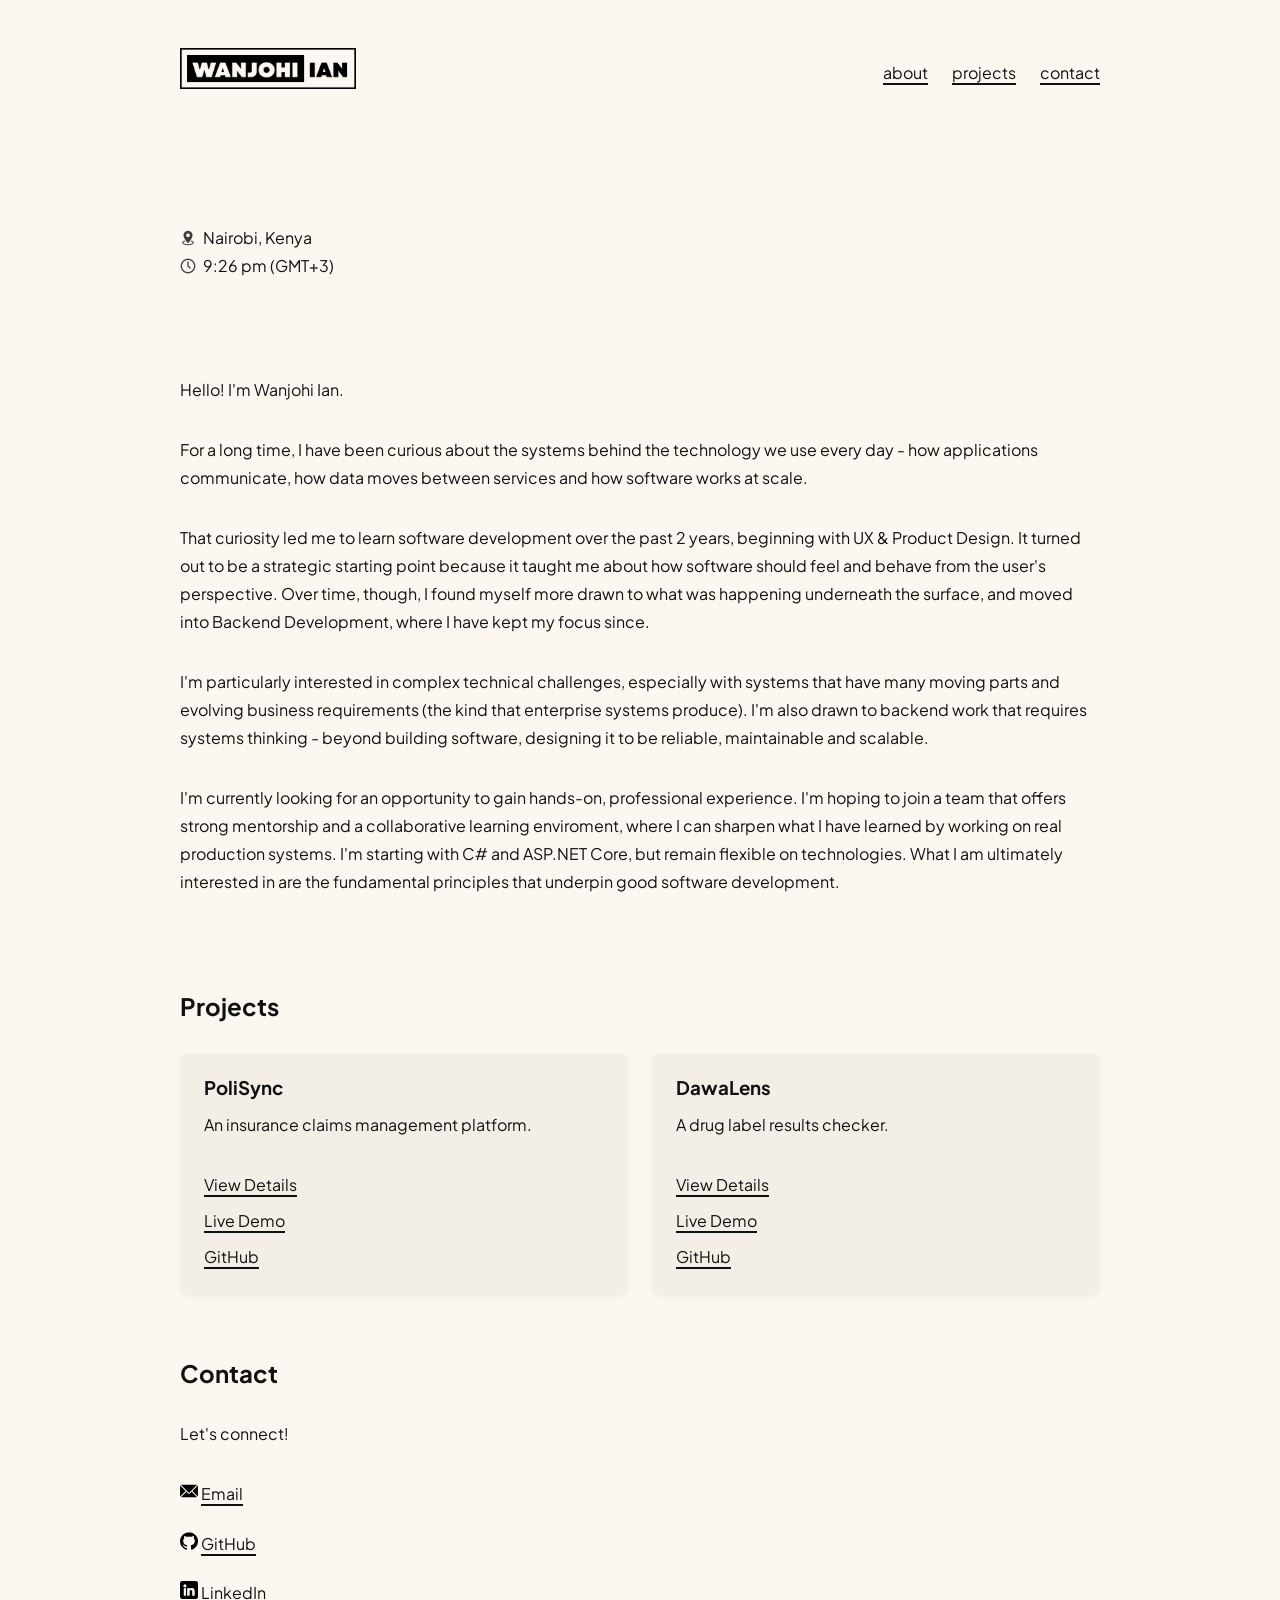
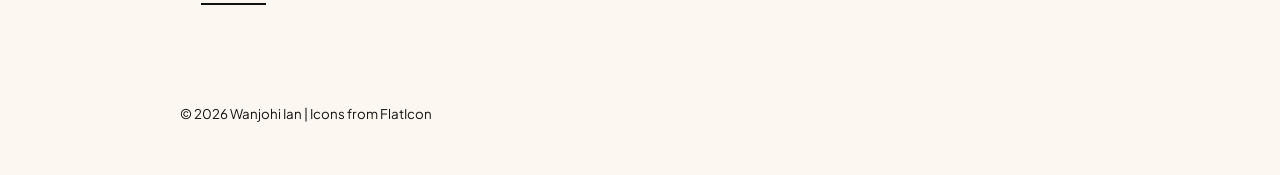
<file: index.html>
<!DOCTYPE html>
<html lang="en">

<head>
    <meta charset="UTF-8">
    <meta name="viewport" content="width=device-width, initial-scale=1.0">
    <title>Wanjohi Ian | Backend Software Developer</title>
    <meta name="description" content="Backend C#/ASP.NET Core Software Developer based in Nairobi, Kenya">

    <link rel="preconnect" href="https://fonts.googleapis.com">
    <link rel="preconnect" href="https://fonts.gstatic.com" crossorigin>
    <link href="https://fonts.googleapis.com/css2?family=Plus+Jakarta+Sans:ital,wght@0,200..800;1,200..800&display=swap" rel="stylesheet">

    <link rel="icon" type="image/png" href="./assets/icons/favicon.png">
    <link rel="stylesheet" href="./css/styles.css">
</head>

<body>
    
    <header class="site-header">
        <nav class="container">
            <ul>
                <li>
                    <a href="./index.html">
                        <img src="./assets/wanjohi_ian_namelogo_transparent.png" alt="wanjohi-ian-logo" class="logo">
                    </a>
                </li>
            </ul>
     

            <ul>
                <li><a href="#about">about</a></li>
                <li><a href="#projects">projects</a></li>
                <li><a href="#contact">contact</a></li>
            </ul>
        </nav>
    </header>

    <main>

        <!-- LANDING SECTION -->
        <section id="landing" class="landing container status-bar">
            <div class="status-item">
                <img src="./assets/icons/location.png" alt="location-icon" class="icon">
                <span>Nairobi, Kenya</span>
            </div>

            <div class="status-item">
                <img src="./assets/icons/clock.png" alt="clock-icon" class="icon">
                <span id="clock"></span>
            </div>
        </section>

         <!-- ABOUT SECTION -->
        <section id="about" class="container">
            <p>
                Hello! I'm Wanjohi Ian.
            </p>

            <p>
               For a long time, I have been curious about the systems behind the technology we use every day 
               - how applications communicate, how data moves between services and how software works at scale.  
            </p>

            <p>
                That curiosity led me to learn software development over the past 2 years, beginning with 
                UX & Product Design. It turned out to be a strategic starting point because it taught me about how software 
                should feel and behave from the user's perspective. Over time, though, I found myself more drawn to what was happening underneath the surface, 
                and moved into Backend Development, where I have kept my focus since.
            </p>

            <p>
                I'm particularly interested in complex technical challenges, especially with systems that have many moving parts and 
                evolving business requirements (the kind that enterprise systems produce). I'm also drawn to 
                backend work that requires systems thinking - beyond building software, designing it to be reliable, maintainable and scalable.
            </p>

            <p>
                I'm currently looking for an opportunity to gain hands-on, professional experience. 
                I'm hoping to join a team that offers strong mentorship and a collaborative learning enviroment, where I can sharpen 
                what I have learned by working on real production systems. I'm starting with C# and ASP.NET Core, but remain flexible 
                on technologies. What I am ultimately interested in are the fundamental principles that underpin good software development.
            </p>
            
        </section>

          <!-- PROJECTS SECTION -->
        <section id="projects" class="container">
            <h2>Projects</h2>

            <div class="project-grid">
                <article class="project-card">
                    <h3>PoliSync</h3>
                    <p>An insurance claims management platform.</p>
                    <div class="project-links">
                        <a href="./projects/polisync.html">View Details</a>
                        <a href="https://polisync.up.railway.app" target="blank" rel="noopener">Live Demo</a>
                        <a href="https://github.com/wanjohidev/polisync" target="blank" rel="noopener">GitHub</a>
                    </div>
                </article>

                <article class="project-card">
                    <h3>DawaLens</h3>
                    <p>A drug label results checker.</p>
                    <div class="project-links">
                        <a href="./projects/dawalens.html">View Details</a>
                        <a href="https://dawalens.up.railway.app" target="blank" rel="noopener">Live Demo</a>
                        <a href="https://github.com/wanjohidev/dawalens" target="blank" rel="noopener">GitHub</a>
                    </div>
                </article>
            </div>
        </section>

        <!-- CONTACT SECTION -->
        <section id="contact" class="container">
            <h2>Contact</h2>
            <p>Let's connect!</p>
            <ul class="contact-links">
                <li>
                    <img src="./assets/icons/email.png" alt="email-icon" class="icon">
                    <a href="mailto:iwanjohiw@gmail.com">Email</a>
                </li>
                <li>
                    <img src="./assets/icons/github.png" alt="github-icon" class="icon">
                    <a href="https://github.com/wanjohidev">GitHub</a>
                </li>
                <li>
                    <img src="./assets/icons/linkedin.png" alt="linkedin-icon" class="icon">
                    <a href="https://www.linkedin.com/in/iwanjohi/">LinkedIn</a>
                </li>
            </ul>    
        </section>
    </main>

    <footer class="container">
        <small>&copy; <span id="year"></span> Wanjohi Ian | Icons from FlatIcon</small>
    </footer>

    <script src="./js/script.js"></script>
</body>
</html>
</file>
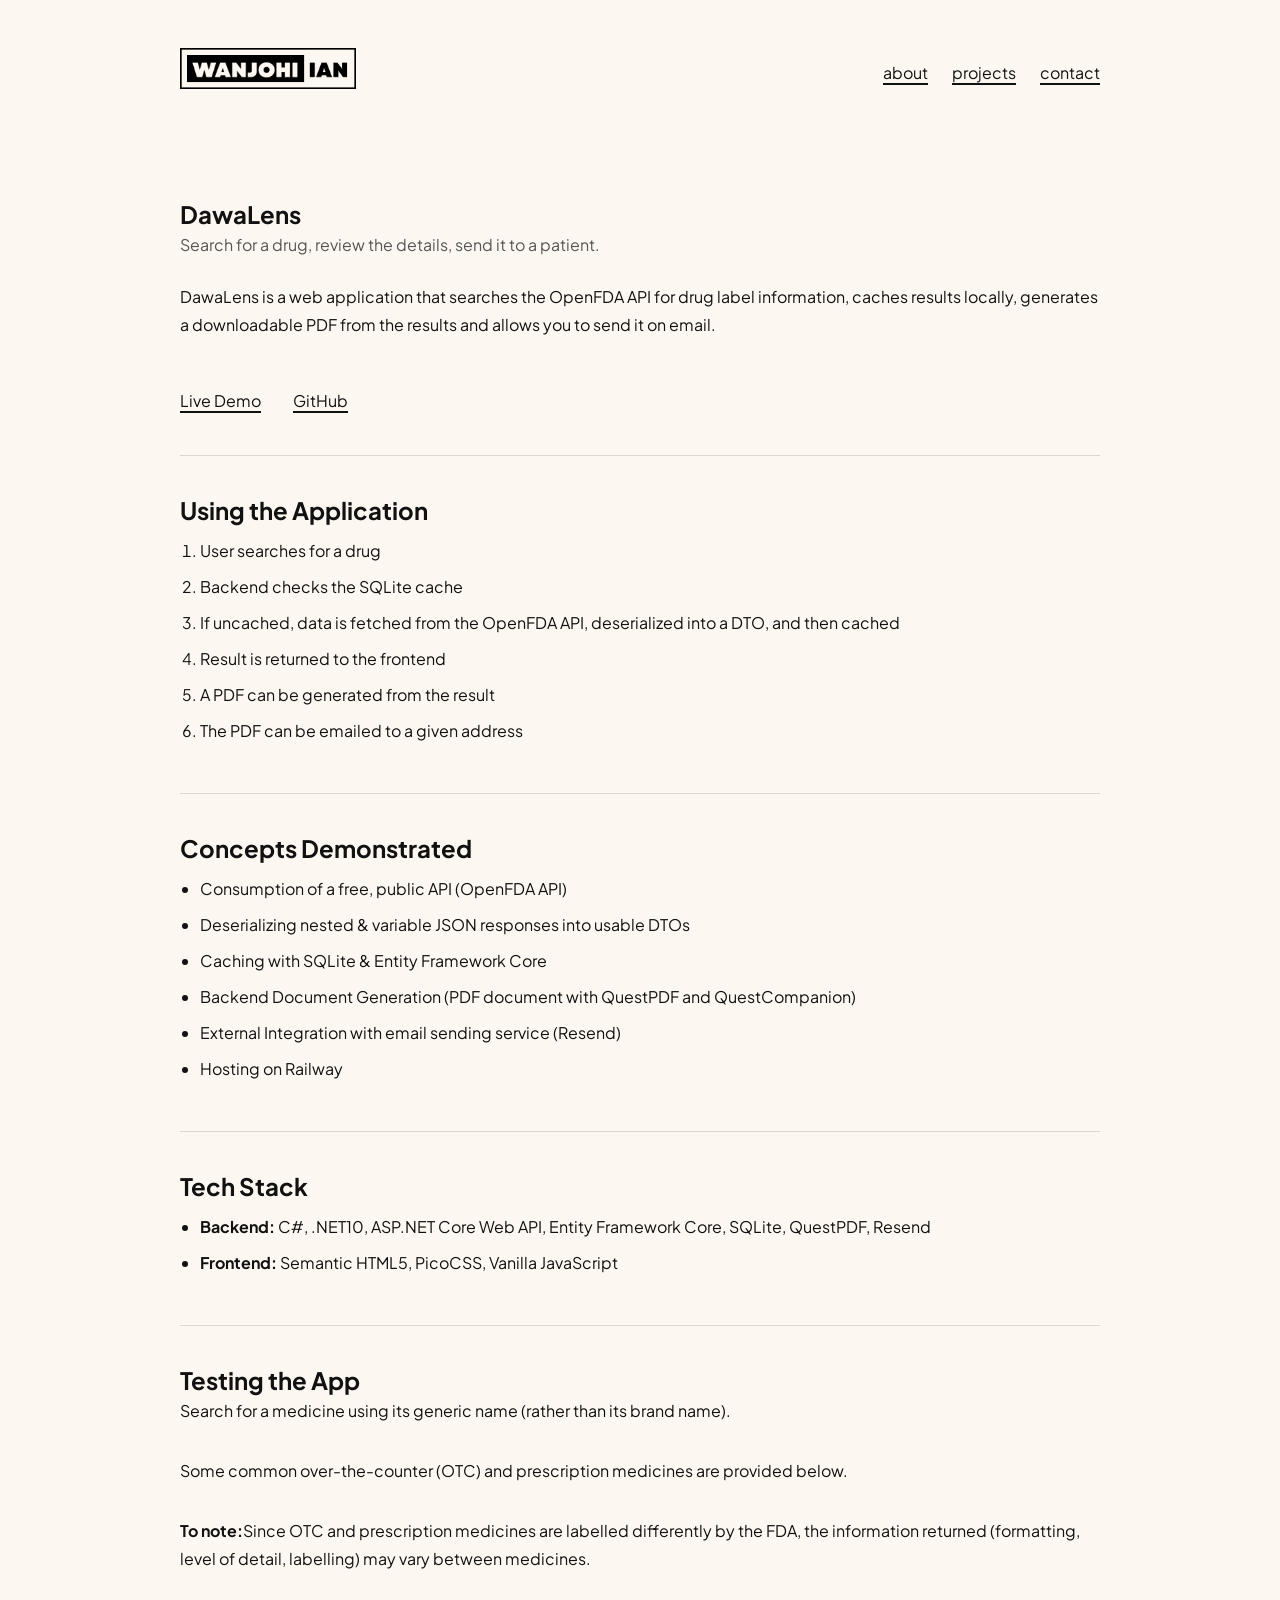
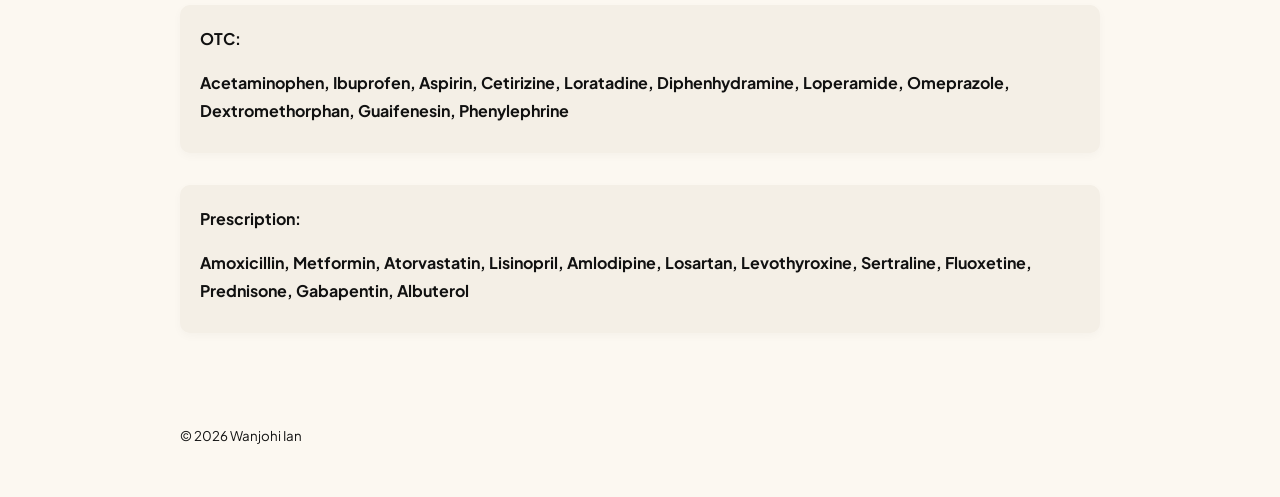
<file: projects/dawalens.html>
<!DOCTYPE html>
<html lang="en">

<head>
    <meta charset="UTF-8">
    <meta name="viewport" content="width=device-width, initial-scale=1.0">
    <title>DawaLens - Wanjohi Ian | Backend Developer </title>

    <link rel="preconnect" href="https://fonts.googleapis.com">
    <link rel="preconnect" href="https://fonts.gstatic.com" crossorigin>
    <link href="https://fonts.googleapis.com/css2?family=Plus+Jakarta+Sans:ital,wght@0,200..800;1,200..800&display=swap" rel="stylesheet">

    <link rel="icon" type="image/png" href="../assets/icons/favicon.png">
    <link rel="stylesheet" href="../css/styles.css">
</head>

<body>

    <header class="site-header">
        <nav class="container">
            <ul>
                <li>
                    <a href="../index.html">
                        <img src="../assets/wanjohi_ian_namelogo_transparent.png" alt="wanjohi-ian-logo" class="logo">
                    </a>
                </li>
            </ul>

            <ul>
                <li><a href="../index.html#about">about</a></li>
                <li><a href="../index.html#projects">projects</a></li>
                <li><a href="../index.html#contact">contact</a></li>
            </ul>
        </nav>
    </header>

    <main class="container project-page">
        <!-- ABOUT PROJECT SECTION -->
        <section class="project-section">
            <h2>DawaLens</h2>
            <p class="tagline">Search for a drug, review the details, send it to a patient.</p>

            <p>DawaLens is a web application that searches the OpenFDA API for drug label information, caches results locally, generates a downloadable PDF from the results and allows you to send it on email.</p>
            
            <div class="project-footer">
                <a href="https://dawalens.up.railway.app" target="blank" rel="noopener">Live Demo</a>
                <a href="https://github.com/wanjohidev/dawalens" target="blank" rel="noopener">GitHub</a>
            </div>
        </section>
        

        <!-- PORJECT WORKFLOW SECTION -->
        <section class="project-section">
            <h2>Using the Application</h2>

            <ol>
                <li>User searches for a drug</li>
                <li>Backend checks the SQLite cache</li>
                <li>If uncached, data is fetched from the OpenFDA API, deserialized into a DTO, and then cached</li>
                <li>Result is returned to the frontend</li>
                <li>A PDF can be generated from the result</li>
                <li>The PDF can be emailed to a given address</li>
            </ol>
        </section>
         
        <!-- CONCEPTS DEMONSTRATED -->
        <section class="project-section">
            <h2>Concepts Demonstrated</h2>

            <ul>
                <li>Consumption of a free, public API (OpenFDA API)</li>
                <li>Deserializing nested & variable JSON responses into usable DTOs</li>
                <li>Caching with SQLite & Entity Framework Core</li>
                <li>Backend Document Generation (PDF document with QuestPDF and QuestCompanion)</li>
                <li>External Integration with email sending service (Resend)</li>
                <li>Hosting on Railway</li>
            </ul>
        </section>

        <!-- TECH STACK -->
        <section class="project-section">
            <h2>Tech Stack</h2>

            <ul>
                <li><strong>Backend: </strong>C#, .NET10, ASP.NET Core Web API, Entity Framework Core, SQLite, QuestPDF, Resend</li>
                <li><strong>Frontend: </strong>Semantic HTML5, PicoCSS, Vanilla JavaScript</li>
            </ul>
        </section>
        

        <!-- TEST DATA -->
         <section class="project-section">
            <h2>Testing the App</h2>

            <p>Search for a medicine using its generic name (rather than its brand name).</p>
            <p>Some common over-the-counter (OTC) and prescription medicines are provided below.</p>
            <p><strong>To note:</strong>Since OTC and prescription medicines are labelled differently by the FDA, the information returned (formatting, level of detail, labelling) may vary between medicines.</p> 
        
            <div class="credentials">
                <div class="credential-card">
                    <p><strong>OTC: </strong></p>
                    <p><strong>Acetaminophen, Ibuprofen, Aspirin, Cetirizine, Loratadine, Diphenhydramine, Loperamide, Omeprazole, Dextromethorphan, Guaifenesin, Phenylephrine</strong></p>
                </div>
            </div>
        
            <div class="credentials">
                <div class="credential-card">
                    <p><strong>Prescription: </strong></p>
                    <p><strong>Amoxicillin, Metformin, Atorvastatin, Lisinopril, Amlodipine, Losartan, Levothyroxine, Sertraline, Fluoxetine, Prednisone, Gabapentin, Albuterol</strong></p>
                </div>
            </div>     
         </section>
    </main>

    <footer class="container">
        <small>&copy; <span id="year"></span> Wanjohi Ian</small>
    </footer>

    <script src="../js/script.js"></script>
    
</body>
</html>
</file>
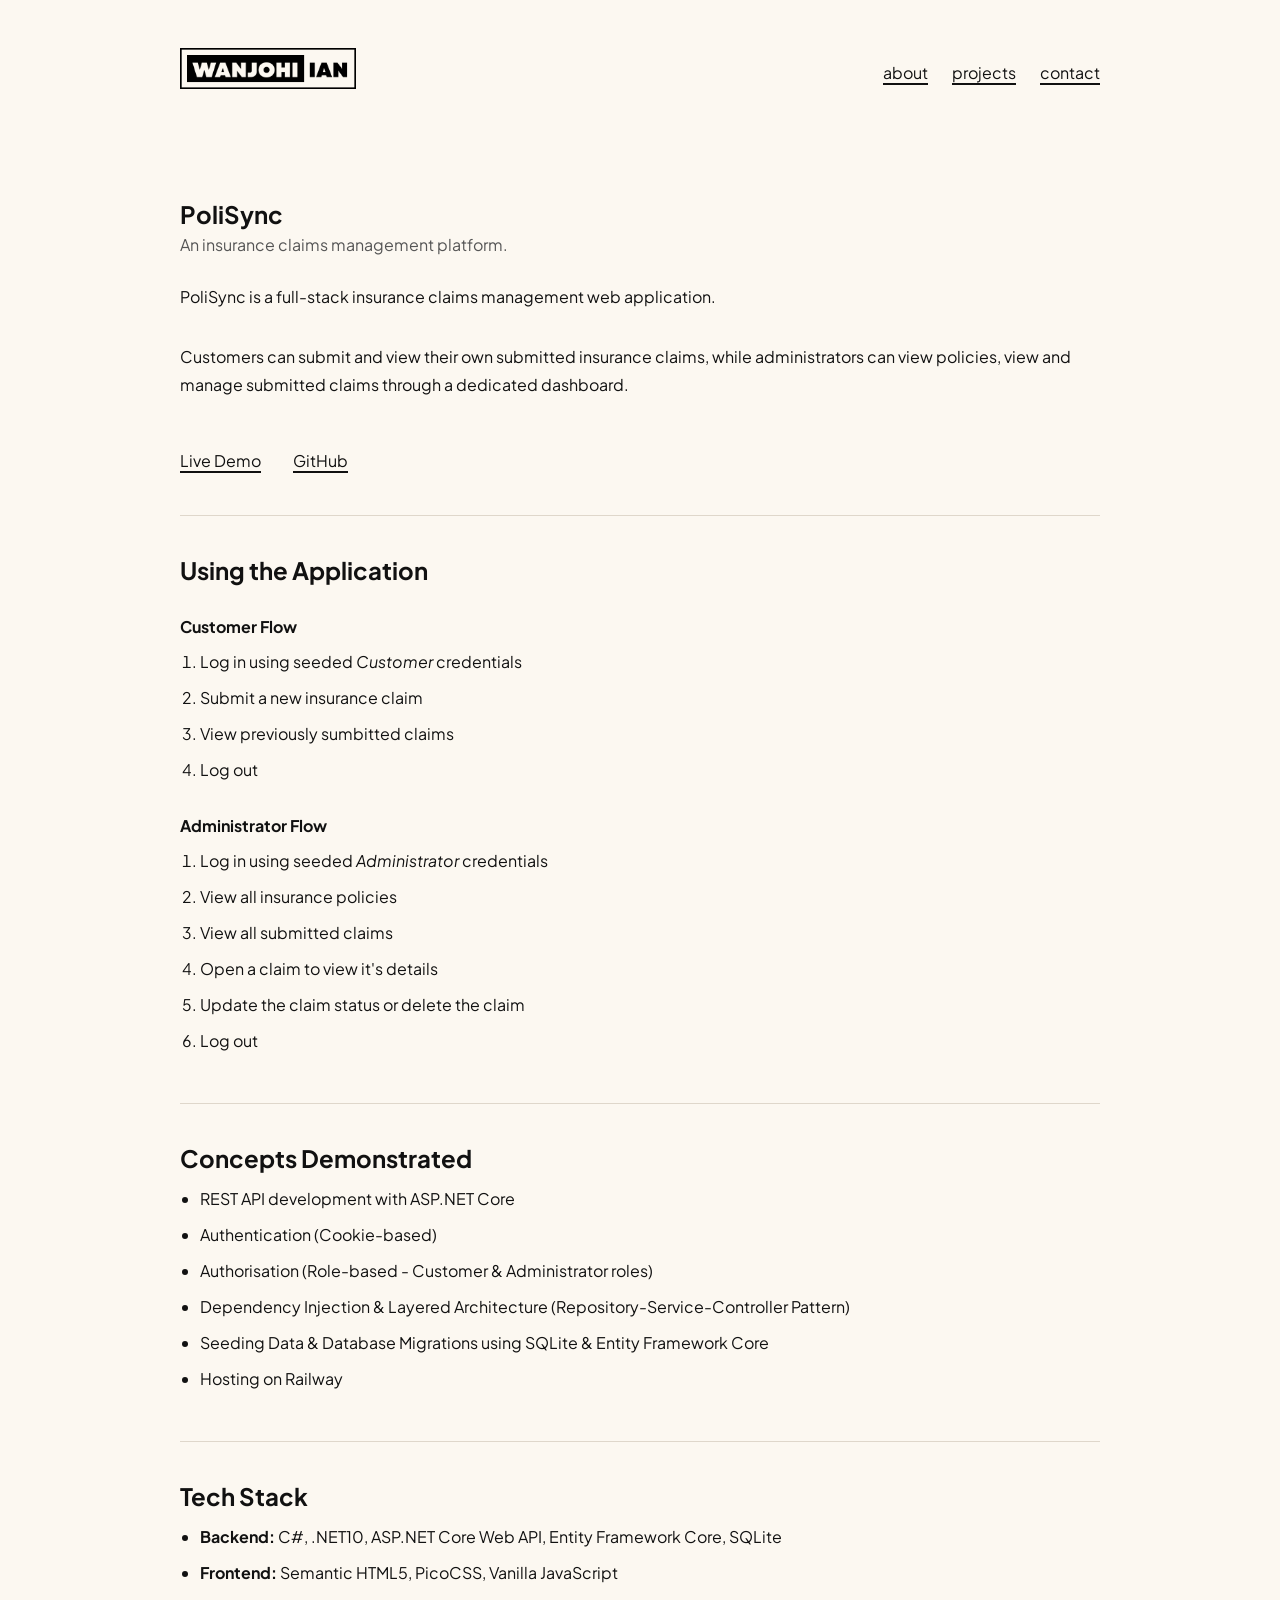
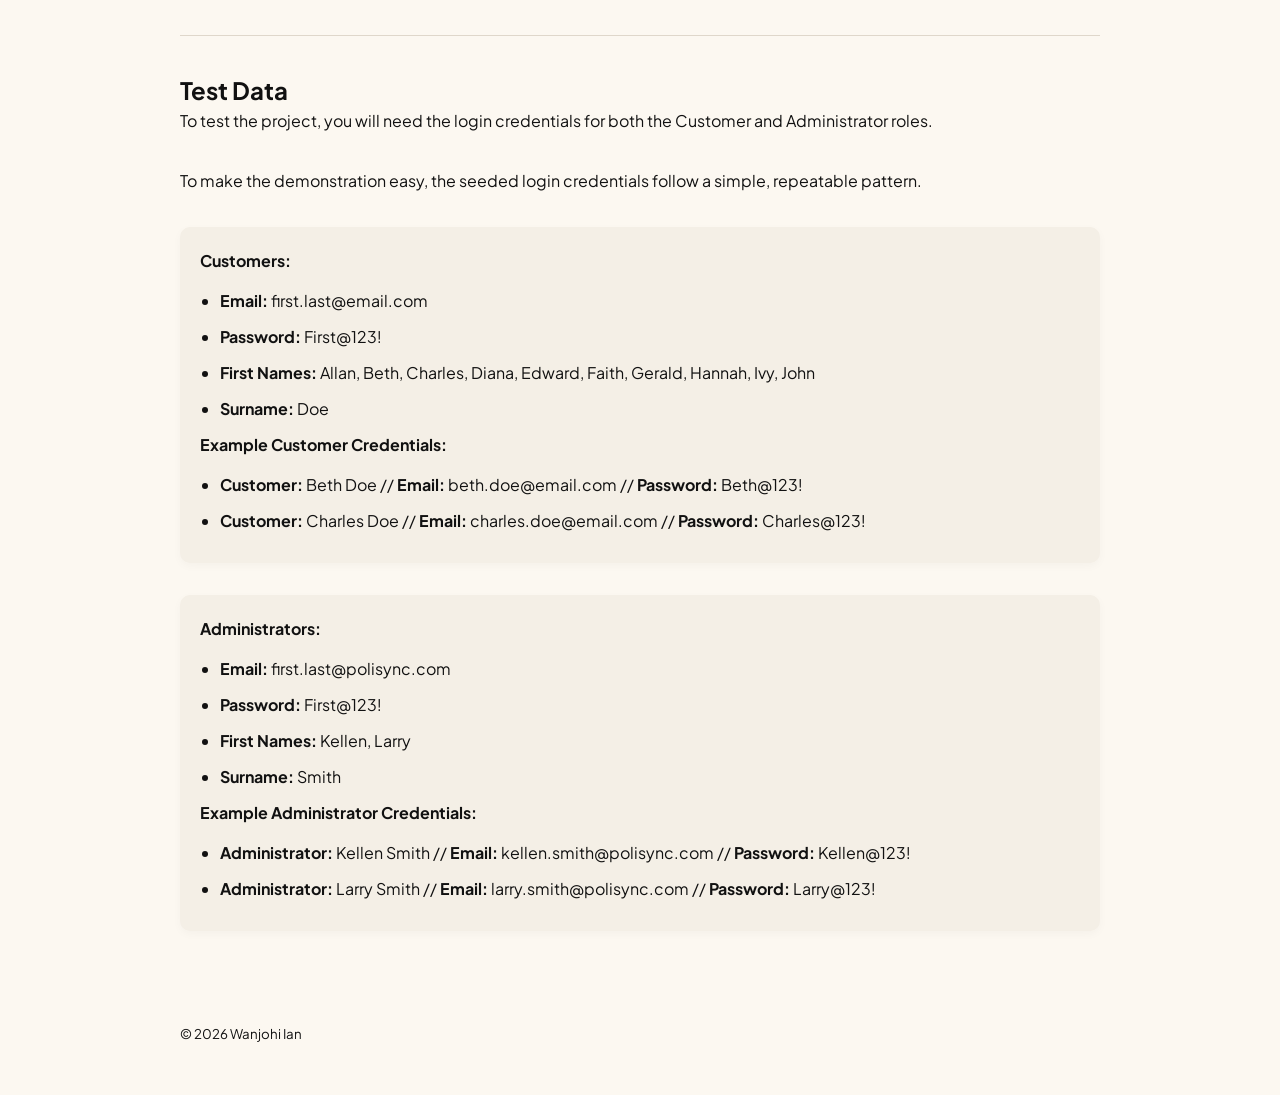
<file: projects/polisync.html>
<!DOCTYPE html>
<html lang="en">

<head>
    <meta charset="UTF-8">
    <meta name="viewport" content="width=device-width, initial-scale=1.0">
    <title>PoliSync - Wanjohi Ian | Backend Developer </title>

    <link rel="preconnect" href="https://fonts.googleapis.com">
    <link rel="preconnect" href="https://fonts.gstatic.com" crossorigin>
    <link href="https://fonts.googleapis.com/css2?family=Plus+Jakarta+Sans:ital,wght@0,200..800;1,200..800&display=swap" rel="stylesheet">

    <link rel="icon" type="image/png" href="../assets/icons/favicon.png">
    <link rel="stylesheet" href="../css/styles.css">
</head>

<body>

    <header class="site-header">
        <nav class="container">
            <ul>
                <li>
                    <a href="../index.html">
                        <img src="../assets/wanjohi_ian_namelogo_transparent.png" alt="wanjohi-ian-logo" class="logo">
                    </a>
                </li>
            </ul>

            <ul>
                <li><a href="../index.html#about">about</a></li>
                <li><a href="../index.html#projects">projects</a></li>
                <li><a href="../index.html#contact">contact</a></li>
            </ul>
        </nav>
    </header>

    <main class="container project-page">
        <!-- ABOUT PROJECT SECTION -->
        <section class="project-section">
            <h2>PoliSync</h2>
            <p class="tagline">An insurance claims management platform.</p>

            <p>PoliSync is a full-stack insurance claims management web application. </p>
            
            <p>Customers can submit and view their own submitted insurance claims, while administrators can view policies, view and manage submitted claims through a dedicated dashboard.</p>
            
            <div class="project-footer">
                <a href="https://polisync.up.railway.app" target="blank" rel="noopener">Live Demo</a>
                <a href="https://github.com/wanjohidev/polisync" target="blank" rel="noopener">GitHub</a>
            </div>
        </section>
        

        <!-- PORJECT WORKFLOW SECTION -->
        <section class="project-section">
            <h2>Using the Application</h2>

            <h3>Customer Flow</h3>
            <ol>
                <li>Log in using seeded <i>Customer</i> credentials</li>
                <li>Submit a new insurance claim</li>
                <li>View previously sumbitted claims</li>
                <li>Log out</li>
            </ol>

            <h3>Administrator Flow</h3>
            <ol>
                <li>Log in using seeded <i>Administrator</i> credentials</li>
                <li>View all insurance policies</li>
                <li>View all submitted claims</li>
                <li>Open a claim to view it's details</li>
                <li>Update the claim status or delete the claim</li>
                <li>Log out</li>
            </ol>
        </section>
         
        <!-- CONCEPTS DEMONSTRATED -->
        <section class="project-section">
            <h2>Concepts Demonstrated</h2>

            <ul>
                <li>REST API development with ASP.NET Core</li>
                <li>Authentication (Cookie-based)</li>
                <li>Authorisation (Role-based - Customer & Administrator roles)</li>
                <li>Dependency Injection & Layered Architecture (Repository-Service-Controller Pattern)</li>
                <li>Seeding Data & Database Migrations using SQLite & Entity Framework Core</li>
                <li>Hosting on Railway</li>
            </ul>
        </section>

        <!-- TECH STACK -->
        <section class="project-section">
            <h2>Tech Stack</h2>

            <ul>
                <li><strong>Backend: </strong>C#, .NET10, ASP.NET Core Web API, Entity Framework Core, SQLite</li>
                <li><strong>Frontend: </strong>Semantic HTML5, PicoCSS, Vanilla JavaScript</li>
            </ul>
        </section>
        

        <!-- TEST DATA -->
         <section class="project-section">
            <h2>Test Data</h2>

            <p>To test the project, you will need the login credentials for both the Customer and Administrator roles.</p>
            <p>To make the demonstration easy, the seeded login credentials follow a simple, repeatable pattern.</p>
    
            <div class="credentials">
                <div class="credential-card">
                    <p><strong>Customers: </strong></p>
                    <ul>
                        <li><strong>Email: </strong> first.last@email.com</li>
                        <li><strong>Password: </strong>First@123!</li>
                        <li><strong>First Names: </strong>Allan, Beth, Charles, Diana, Edward, Faith, Gerald, Hannah, Ivy, John</li>
                        <li><strong>Surname: </strong>Doe</li>
                    </ul>
                    
                    <p><strong>Example Customer Credentials:</strong></p>
                    <ul>
                        <li><strong>Customer: </strong>Beth Doe // <strong>Email: </strong>beth.doe@email.com // <strong>Password:</strong> Beth@123!</li>
                        <li><strong>Customer: </strong>Charles Doe // <strong>Email: </strong>charles.doe@email.com // <strong>Password:</strong> Charles@123!</li>
                    </ul>
                </div>
            </div>
            
            <div class="credentials">
                <div class="credential-card">
                    <p><strong>Administrators: </strong></p>
                    <ul>
                        <li><strong>Email: </strong> first.last@polisync.com</li>
                        <li><strong>Password: </strong>First@123!</li>
                        <li><strong>First Names: </strong>Kellen, Larry</li>
                        <li><strong>Surname: </strong>Smith</li>
                    </ul>
                    
                    <p><strong>Example Administrator Credentials:</strong></p>
                    <ul>
                        <li><strong>Administrator: </strong>Kellen Smith // <strong>Email: </strong>kellen.smith@polisync.com // <strong>Password:</strong> Kellen@123!</li>
                        <li><strong>Administrator: </strong>Larry Smith // <strong>Email: </strong>larry.smith@polisync.com // <strong>Password:</strong> Larry@123!</li>
                    </ul>
                </div>
            </div>
         </section>
    </main>

    <footer class="container">
        <small>&copy; <span id="year"></span> Wanjohi Ian</small>
    </footer>

    <script src="../js/script.js"></script>
    
</body>
</html>
</file>
<file: css/styles.css>
/**/

/* === MAIN PAGE === */
/* RESET */
*,
*::before,
*::after {
    box-sizing: border-box;
    margin: 0;
    padding: 0;
}

/* DEFINING VARIABLES */
:root {
    --background: #FCF8F1;
    --text: #111111;
    --card: #f4efe6;
    --border: #dfd7cb;
    --max-width: 920px;
    --transition: 180ms ease;
    --header-height: 96px;
}

/* BASE */
html {
    scroll-behavior: smooth;
}

body {
    font-family: "Plus Jakarta Sans", sans-serif;
    background: var(--background);
    color: var(--text);
    line-height: 1.75;
    font-size: 1rem;
}

.logo {
    max-width: 25%;
}

main {
    padding-top: var(--header-height);
}

.container {
    width: min(var(--max-width), 90%);
    margin-inline: auto;
}

section {
    padding: 2rem 0;
}

h1, h2, h3 {
    margin-bottom: 2rem;
    line-height: 1.2;
}

.landing h1 {
    margin-bottom: .15rem;
}

p {
    margin-bottom: 2rem;
}

/* HEADER */
.site-header {
    position: fixed;
    inset: 0 0 auto 0;
    background: var(--background);
    transition: transform .3s ease;
    z-index: 100;
}

.site-header.hidden {
    transform: translateY(-100%);
}

nav {
    width: min(var(--max-width), 90%);
    margin-inline: auto;

    display: flex;
    justify-content: space-between;
    align-items: center;

    padding: 3rem 0;
}

nav a.active {
    font-weight: 600;
}

nav ul {
    display: flex;
    gap: 1.5rem;
    list-style: none;
}

/* LANDING */
.landing {
    min-height: unset;
    padding-block: 8rem 4rem;

    display: flex;
    flex-direction: column;
    justify-content: flex-start;
}

.status-bar .container {
    display: flex;
    gap: .25rem;

    align-items: flex-start;
    margin: 0;
    color: #555;
    font-size: .95rem;
}

.status-item {
    display: flex;
    align-items: center;
    gap: .45rem;
}

.status-item .icon {
    width: 16px;
    height: 16px;
    opacity: .75;
}

/* PROJECTS */
.project-grid {
    display: grid;
    grid-template-columns: repeat(2, 1fr);
    gap: 1.5rem;
    margin-top: 2rem;
}

.project-card {
    background: var(--card);
    padding: 1.5rem;
    border-radius: 8px;
    box-shadow: 0 3px 10px rgba(0,0,0,.03);
}

.project-card h3 {
    margin-bottom: .75rem;
}

.project-links {
    margin-top: 1.5rem;
    display: flex;
    flex-direction: column;
    gap: .5rem;
}

/* CONTACT */
.contact-links {
    list-style: none;

    display: flex;
    flex-direction: column;
    gap: .6rem;
}

.contact-links li {
    margin-bottom: .75rem;
}

.contact-links a {
    display: inline-flex;
    align-items: center;
    gap: .5rem;
}

.icon {
    width: 18px;
    height: 18px;
    object-fit: contain;
    flex-shrink: 0;
}

/* FOOTER */
footer {
    padding: 3rem 0;
}


/* LINKS */
a {
    color: inherit;
    text-decoration: underline;
    text-decoration-thickness: 1.5px;
    text-underline-offset: 4px;

    transition: 
        text-underline-offset var(--transition),
        opacity var(--transition);
}

a:hover {
    text-underline-offset: 8px;
    opacity: .7;
}

.tagline {
    margin-top: 0;
    margin-bottom: 1.5rem;
    color: #555;
}


/* MOBILE MEDIA QUERY */
@media (max-width: 700px) {

    nav {
        flex-direction: column;
        align-items: center;
        gap: 1rem;
    }

    nav ul:first-child {
        justify-content: center;
    }

    nav ul:last-child {
        width: 100%;
        justify-content: space-evenly;
        gap: 0;
    }
    /*
    nav ul {
        display: flex;
        justify-content: center;
        align-items: center;
        gap: 1.5rem;
    }
    */
    .logo {
        height: 24px;
        width: auto;
        max-width: 100%;
        display: block;
    }

    .project-grid {
        grid-template-columns: 1fr;
    }

    section {
        padding: 4rem 0;
    }

    .credentials {
        grid-template-columns: 1fr;
    }

    .status-bar {
        flex-direction: column;
        align-items: flex-start;
        gap: .5rem;
    }
}

/* === PROJECT PAGES === */
.project-page {
    padding-top: 10rem;
}

.project-page section {
    padding: 2.5rem 0;
}

.project-page h2 {
    margin-bottom: 1.5rem;
}

.project-page h3 {
    margin-top: 2rem;
    margin-bottom: .75rem;
    font-size: 1rem;
}

.project-page p + p {
    margin-top: 1rem;
}

.project-page ul, 
.project-page ol {
    margin-top: .75rem;
    margin-left: 1.25rem;
}

.project-page li {
    margin-bottom: .5rem;
}

/* CONTENT BLOCKS */
.project-section {
    padding-bottom: 2rem;
    border-bottom: 1px solid var(--border);
}

.project-section h2 {
    margin-bottom: .15rem;
}

.project-section:last-of-type {
    border-bottom: none;
}

/* TEST DATA - POLISYNC || DRUG NAMES - DAWALENS */
.credentials {
    display: grid;
    grid-template-columns: 1fr;
    gap: 2rem;
    margin-top: 2rem;
}

.credential-card {
    background: var(--card);
    padding: 1.25rem;
    border-radius: 10px;
    box-shadow: 0 3px 10px rgba(0,0,0,.03);
}

.credential-card p {
    margin-bottom: .5rem;
}

/* PROJECT LINKS */
.project-footer {
    display: flex;
    gap: 2rem;
    padding-top: 1rem;
}
</file>
